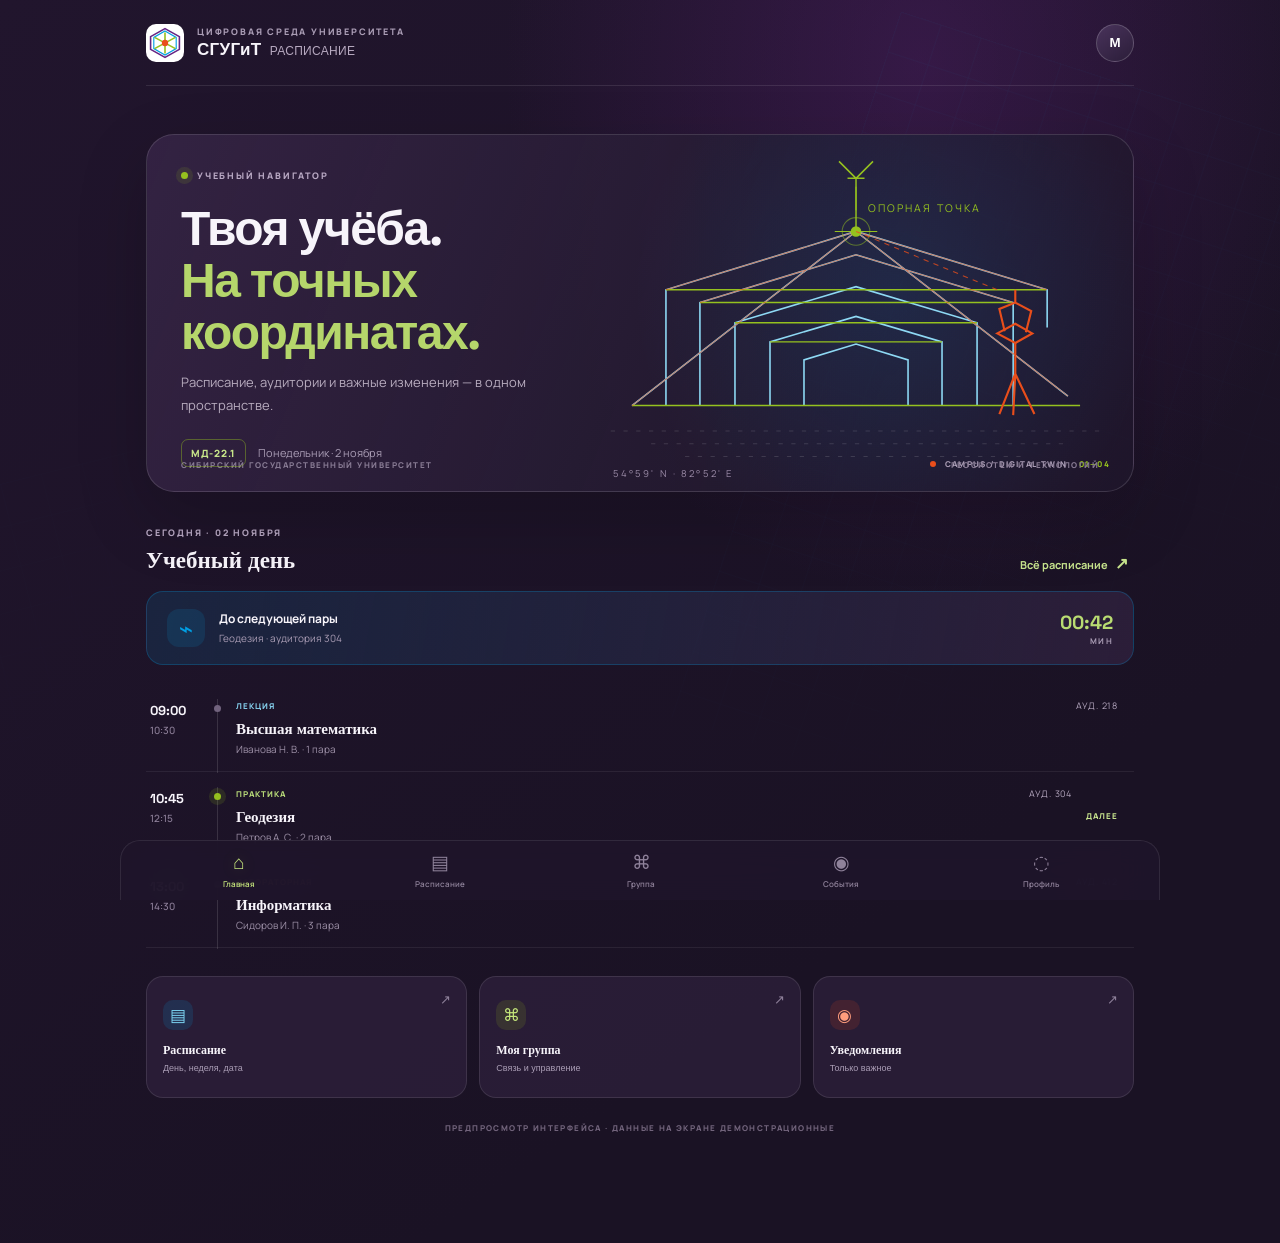
<file: miniapp/index.html>
<!doctype html>
<html lang="ru">
<head>
  <meta charset="UTF-8" />
  <meta name="viewport" content="width=device-width, initial-scale=1, viewport-fit=cover" />
  <meta name="theme-color" content="#21152d" />
  <meta name="description" content="СГУГиТ — расписание и цифровые сервисы университета" />
  <title>СГУГиТ · Расписание</title>
  <link rel="preconnect" href="https://fonts.googleapis.com">
  <link rel="preconnect" href="https://fonts.gstatic.com" crossorigin>
  <link href="https://fonts.googleapis.com/css2?family=Manrope:wght@400;500;600;700;800&family=Space+Grotesk:wght@500;600;700&display=swap" rel="stylesheet">
  <link rel="stylesheet" href="./styles.css" />
  <script src="https://telegram.org/js/telegram-web-app.js"></script>
</head>
<body>
  <div class="blueprint blueprint-a" aria-hidden="true"></div>
  <div class="blueprint blueprint-b" aria-hidden="true"></div>
  <div class="app-shell">
    <header class="topbar">
      <div class="brand">
        <span class="brand-mark" aria-hidden="true"><svg viewBox="0 0 40 40"><path d="M20 2 38 12v16L20 38 2 28V12L20 2Z" fill="none" stroke="#662483" stroke-width="2"/><path d="M20 5 34 13v14L20 35 6 27V13L20 5Z" fill="none" stroke="#009fe3" stroke-width="1.4"/><path d="M20 7v26M7 13l26 14M33 13 7 27" stroke="#95c11f" stroke-width="2"/><circle cx="20" cy="20" r="4" fill="#e94e1b"/></svg></span>
        <div><div class="brand-kicker">ЦИФРОВАЯ СРЕДА УНИВЕРСИТЕТА</div><div class="brand-name">СГУГиТ <span>РАСПИСАНИЕ</span></div></div>
      </div>
      <button class="avatar" id="profileShortcut" aria-label="Профиль">М</button>
    </header>

    <main>
      <section class="screen active" id="homeScreen">
        <div class="hero">
          <div class="hero-copy">
            <div class="eyebrow"><span class="pulse"></span> УЧЕБНЫЙ НАВИГАТОР</div>
            <h1>Твоя учёба.<br><em>На точных координатах.</em></h1>
            <p class="hero-sub">Расписание, аудитории и важные изменения — в одном пространстве.</p>
            <div class="hero-meta"><span class="tag">МД-22.1</span><span class="muted">Понедельник · 2 ноября</span></div>
          </div>
          <div class="hero-art" aria-hidden="true">
            <svg class="campus-drawing" viewBox="0 0 520 330" fill="none">
              <defs><linearGradient id="facade" x1="80" y1="60" x2="420" y2="300" gradientUnits="userSpaceOnUse"><stop stop-color="#fff" stop-opacity=".2"/><stop offset="1" stop-color="#fff" stop-opacity="0"/></linearGradient></defs>
              <path class="draw-line" d="M48 252 259 88l211 164M80 252V143l179-55 180 55v109M112 252V155l147-45 148 45v97M145 252v-78l114-34 114 34v78M178 252v-60l81-24 81 24v60M210 252v-43l49-15 49 15v43" stroke="#8ed9f4" stroke-width="1.5"/>
              <path class="draw-line delay-1" d="M48 252h422M80 143h358M112 155h294M145 174h228M178 192h162M259 88V38m-8 0h16m-8 0-16-16m16 16 16-16" stroke="#95c11f" stroke-width="1.4"/>
              <path class="draw-line delay-2" d="M48 252 259 88l211 164M80 143l179-55 180 55M112 155l147-45 148 45" stroke="#e94e1b" stroke-opacity=".65" stroke-width="1"/>
              <path d="M28 276h464M66 288h388M98 300h322" stroke="#fff" stroke-opacity=".13" stroke-dasharray="4 8"/>
              <g class="survey-point"><circle cx="259" cy="88" r="5" fill="#95c11f"/><circle cx="259" cy="88" r="13" stroke="#95c11f" stroke-opacity=".5"/><path d="M259 68v-22m-20 42h40" stroke="#95c11f"/></g>
              <g transform="translate(392 184)" stroke="#e94e1b" stroke-width="2" fill="none"><path d="M0 0 17 9 33 0 17 -9 0 0Z"/><path d="M17 9v29M17 38 2 76M17 38l18 38M17 38l-2 39M7 -2l-5 -21 15 -6 15 8 -5 20M17 -29v-12"/></g>
              <path d="M392 143 259 88" stroke="#e94e1b" stroke-dasharray="5 5" opacity=".8"/>
              <text x="270" y="70" fill="#95c11f" font-size="10" letter-spacing="2">ОПОРНАЯ ТОЧКА</text>
              <text x="30" y="319" fill="#9b8ba7" font-size="9" letter-spacing="2">54°59' N  ·  82°52' E</text>
            </svg>
            <div class="art-caption"><span class="art-dot"></span> CAMPUS / DIGITAL TWIN <span>01—04</span></div>
          </div>
          <div class="hero-bottom"><span>СИБИРСКИЙ ГОСУДАРСТВЕННЫЙ УНИВЕРСИТЕТ</span><span>ГЕОСИСТЕМ И ТЕХНОЛОГИЙ</span></div>
        </div>

        <div class="section-head"><div><div class="eyebrow">СЕГОДНЯ · 02 НОЯБРЯ</div><h2>Учебный день</h2></div><button class="text-action" data-screen="scheduleScreen">Всё расписание <span>↗</span></button></div>
        <div class="status-card">
          <div class="status-icon">⌁</div><div class="status-main"><b>До следующей пары</b><span>Геодезия · аудитория 304</span></div><div class="countdown">00:42<span>МИН</span></div>
        </div>
        <div class="lesson-list">
          <article class="lesson"><div class="lesson-time">09:00<small>10:30</small></div><div class="lesson-rail"><i></i></div><div class="lesson-info"><div class="lesson-top"><span class="lesson-type lecture">ЛЕКЦИЯ</span><span class="lesson-room">АУД. 218</span></div><h3>Высшая математика</h3><p>Иванова Н. В. · 1 пара</p></div></article>
          <article class="lesson current"><div class="lesson-time">10:45<small>12:15</small></div><div class="lesson-rail"><i></i></div><div class="lesson-info"><div class="lesson-top"><span class="lesson-type practice">ПРАКТИКА</span><span class="lesson-room">АУД. 304</span></div><h3>Геодезия</h3><p>Петров А. С. · 2 пара</p></div><span class="now-badge">ДАЛЕЕ</span></article>
          <article class="lesson"><div class="lesson-time">13:00<small>14:30</small></div><div class="lesson-rail"><i></i></div><div class="lesson-info"><div class="lesson-top"><span class="lesson-type lab">ЛАБОРАТОРНАЯ</span><span class="lesson-room">АУД. 412</span></div><h3>Информатика</h3><p>Сидоров И. П. · 3 пара</p></div></article>
        </div>
        <div class="quick-grid">
          <button class="quick-tile" data-screen="scheduleScreen"><span class="tile-icon cyan">▤</span><b>Расписание</b><small>День, неделя, дата</small><span class="tile-arrow">↗</span></button>
          <button class="quick-tile" data-screen="groupScreen"><span class="tile-icon lime">⌘</span><b>Моя группа</b><small>Связь и управление</small><span class="tile-arrow">↗</span></button>
          <button class="quick-tile" data-screen="notificationsScreen"><span class="tile-icon orange">◉</span><b>Уведомления</b><small>Только важное</small><span class="tile-arrow">↗</span></button>
        </div>
        <div class="prototype-note">ПРЕДПРОСМОТР ИНТЕРФЕЙСА · ДАННЫЕ НА ЭКРАНЕ ДЕМОНСТРАЦИОННЫЕ</div>
      </section>

      <section class="screen" id="scheduleScreen">
        <div class="page-heading"><div class="eyebrow">УЧЕБНЫЙ МАРШРУТ</div><h1>Расписание</h1><p>Все пары — чётко по времени и аудиториям.</p></div>
        <div class="segmented"><button class="selected">Сегодня</button><button>Завтра</button><button>Неделя</button></div>
        <div class="date-strip"><span>ПН</span><b>02</b><span>ВТ</span><b>03</b><span>СР</span><b>04</b><span>ЧТ</span><b>05</b><span>ПТ</span><b>06</b></div>
        <div class="schedule-summary"><span>МД-22.1</span><span>ЧЁТНАЯ НЕДЕЛЯ</span><span>3 ПАРЫ</span></div>
        <div class="lesson-list expanded">
          <article class="lesson"><div class="lesson-time">09:00<small>10:30</small></div><div class="lesson-rail"><i></i></div><div class="lesson-info"><div class="lesson-top"><span class="lesson-type lecture">ЛЕКЦИЯ</span><span class="lesson-room">218</span></div><h3>Высшая математика</h3><p>Иванова Н. В. · 1 пара</p></div></article>
          <article class="lesson current"><div class="lesson-time">10:45<small>12:15</small></div><div class="lesson-rail"><i></i></div><div class="lesson-info"><div class="lesson-top"><span class="lesson-type practice">ПРАКТИКА</span><span class="lesson-room">304</span></div><h3>Геодезия</h3><p>Петров А. С. · 2 пара</p></div><span class="now-badge">СЛЕДУЮЩАЯ</span></article>
          <article class="lesson"><div class="lesson-time">13:00<small>14:30</small></div><div class="lesson-rail"><i></i></div><div class="lesson-info"><div class="lesson-top"><span class="lesson-type lab">ЛАБОРАТОРНАЯ</span><span class="lesson-room">412</span></div><h3>Информатика</h3><p>Сидоров И. П. · 3 пара</p></div></article>
        </div>
        <div class="empty-state"><span>⌖</span><div><b>Точность важна</b><p>Изменения в расписании группы будут отмечаться прямо здесь.</p></div></div>
      </section>

      <section class="screen" id="groupScreen">
        <div class="page-heading"><div class="eyebrow">ПРОСТРАНСТВО ГРУППЫ</div><h1>Моя группа</h1><p>Управляй тем, как бот работает в общем чате.</p></div>
        <div class="group-identity"><div class="group-symbol">МД</div><div><span>УЧЕБНАЯ ГРУППА</span><h2>МД-22.1</h2><small>Новосибирск · СГУГиТ</small></div><span class="connected">● ПОДКЛЮЧЕНА</span></div>
        <div class="settings-block"><div class="block-title">ПОВЕДЕНИЕ БОТА <span>01 / 03</span></div>
          <div class="setting-row"><div><b>Вечерняя сводка</b><small>Расписание на завтра в 20:00</small></div><button class="toggle on"></button></div>
          <div class="setting-row"><div><b>Закреплять расписание</b><small>Открепить после начала первой пары</small></div><button class="toggle on"></button></div>
          <div class="setting-row"><div><b>Сообщать об изменениях</b><small>Отмена, перенос или новая пара</small></div><button class="toggle on"></button></div>
          <div class="setting-row"><div><b>Умные ответы</b><small>Отвечать на вопросы о расписании</small></div><button class="toggle on"></button></div>
        </div>
        <div class="settings-block"><div class="block-title">ЧИСТОТА ЧАТА <span>02 / 03</span></div>
          <div class="setting-row"><div><b>Удалять команды и ответы</b><small>После завершения срока актуальности</small></div><button class="toggle on"></button></div>
          <div class="setting-row"><div><b>Автоудаление ответов</b><small>Через 5 минут</small></div><button class="toggle on"></button></div>
        </div>
        <div class="permission-card"><div class="permission-symbol">⚑</div><div><b>Права бота</b><p>Для закрепления расписания нужно право закреплять сообщения. Для удаления чужих команд — право удалять сообщения. Приложение покажет, что требуется, и проверит доступные права.</p></div></div>
      </section>

      <section class="screen" id="notificationsScreen">
        <div class="page-heading"><div class="eyebrow">ЦЕНТР СОБЫТИЙ</div><h1>Уведомления</h1><p>Никакого шума. Только то, что действительно важно.</p></div>
        <div class="settings-block"><div class="block-title">МОИ УВЕДОМЛЕНИЯ <span>01 / 02</span></div>
          <div class="setting-row"><div><b>Сводка на завтра</b><small>Каждый день · 20:00</small></div><button class="toggle on"></button></div>
          <div class="setting-row"><div><b>Изменения расписания</b><small>Отмена, перенос, новая пара</small></div><button class="toggle on"></button></div>
          <div class="setting-row"><div><b>Напоминание о паре</b><small>За 15 минут до начала</small></div><button class="toggle"></button></div>
          <div class="setting-row"><div><b>Задания группы</b><small>Новые и изменённые задания</small></div><button class="toggle on"></button></div>
        </div>
        <div class="event-card"><span class="event-mark cyan"></span><div><small>СЕГОДНЯ · 14:12</small><b>Изменение расписания</b><p>Геодезия перенесена на 4 пару.</p></div><span class="event-state">НОВОЕ</span></div>
        <div class="event-card"><span class="event-mark orange"></span><div><small>ВЧЕРА · 20:00</small><b>Сводка на завтра</b><p>Опубликовано расписание на 3 ноября.</p></div></div>
      </section>

      <section class="screen" id="profileScreen">
        <div class="page-heading"><div class="eyebrow">ЛИЧНЫЙ ПРОФИЛЬ</div><h1>Профиль</h1><p>Персональные настройки и режим работы.</p></div>
        <div class="profile-card"><div class="profile-avatar">М</div><div><span>СТУДЕНТ</span><h2>Михаил</h2><p>МД-22.1 · Подгруппа не выбрана</p></div><span class="profile-edit">↗</span></div>
        <div class="settings-block"><div class="block-title">РОЛЬ В ПРИЛОЖЕНИИ <span>02 / 02</span></div>
          <button class="role-choice selected" data-role="student"><span class="role-icon">⌂</span><span><b>Студент</b><small>Расписание, задания, группа</small></span><i>✓</i></button>
          <button class="role-choice" data-role="teacher"><span class="role-icon">⌖</span><span><b>Преподаватель</b><small>Мои пары, свободные аудитории, поиск</small></span><i>○</i></button>
        </div>
        <div class="settings-block"><div class="block-title">О СЕРВИСЕ</div><div class="about-row"><span>Версия интерфейса</span><b>0.1 · Preview</b></div><div class="about-row"><span>Часовой пояс</span><b>Новосибирск</b></div><div class="about-row"><span>Связь с разработчиком</span><b>@YashaAgent</b></div></div>
      </section>

      <section class="screen" id="teacherScreen">
        <div class="page-heading"><div class="eyebrow">КАБИНЕТ ПРЕПОДАВАТЕЛЯ</div><h1>Добрый день.</h1><p>Ваш рабочий день — в одном месте.</p></div>
        <div class="teacher-card"><div class="teacher-monogram">ПА</div><div><span>ПРЕПОДАВАТЕЛЬ</span><h2>Александр Петров</h2><small>Геодезия · СГУГиТ</small></div></div>
        <div class="teacher-actions"><button data-screen="scheduleScreen"><span>▤</span><b>Моё расписание</b><small>Пары на сегодня и неделю</small></button><button><span>⌖</span><b>Свободные аудитории</b><small>Номер, корпус и этаж</small></button><button><span>◎</span><b>Найти преподавателя</b><small>Кто и где сейчас занят</small></button><button data-screen="notificationsScreen"><span>✉</span><b>Поддержка</b><small>Помощь и обратная связь</small></button></div>
        <div class="empty-state"><span>◷</span><div><b>Ближайшая пара</b><p>Демонстрационный экран. Реальное расписание подключим к справочнику после проверки источника данных.</p></div></div>
      </section>
    </main>

    <nav class="bottom-nav" aria-label="Основная навигация">
      <button class="nav-item active" data-screen="homeScreen"><span>⌂</span><small>Главная</small></button>
      <button class="nav-item" data-screen="scheduleScreen"><span>▤</span><small>Расписание</small></button>
      <button class="nav-item" data-screen="groupScreen"><span>⌘</span><small>Группа</small></button>
      <button class="nav-item" data-screen="notificationsScreen"><span>◉</span><small>События</small></button>
      <button class="nav-item" data-screen="profileScreen"><span>◌</span><small>Профиль</small></button>
    </nav>
  </div>
  <div class="toast" id="toast"></div>
  <script src="./app.js"></script>
</body>
</html>
</file>
<file: miniapp/styles.css>
:root{--bg:#21152d;--bg2:#2a1b38;--panel:#30213e;--panel2:#382748;--line:rgba(255,255,255,.1);--text:#f7f4fa;--muted:#aa9db5;--lime:#95c11f;--cyan:#009fe3;--orange:#e94e1b;--violet:#662483;--radius:22px}*{box-sizing:border-box}html{background:var(--bg);scroll-behavior:smooth}body{margin:0;background:radial-gradient(ellipse at 72% 5%,rgba(102,36,131,.33),transparent 32%),linear-gradient(145deg,#21152d,#1a1224 72%);color:var(--text);font-family:Manrope,system-ui,sans-serif;min-height:100vh;overflow-x:hidden}.app-shell{max-width:1040px;margin:0 auto;padding:0 26px 110px;position:relative;z-index:1}.blueprint{position:fixed;pointer-events:none;z-index:0;opacity:.16;background-image:linear-gradient(rgba(0,159,227,.22) 1px,transparent 1px),linear-gradient(90deg,rgba(0,159,227,.22) 1px,transparent 1px);background-size:42px 42px;mask-image:linear-gradient(135deg,black,transparent 72%)}.blueprint-a{width:58vw;height:58vw;right:-18vw;top:12vh;transform:rotate(18deg)}.blueprint-b{width:44vw;height:44vw;left:-24vw;bottom:-18vh;transform:rotate(-14deg);opacity:.08}.topbar{height:86px;display:flex;align-items:center;justify-content:space-between;border-bottom:1px solid var(--line)}.brand{display:flex;align-items:center;gap:13px}.brand-mark{width:38px;height:38px;object-fit:contain;background:#fff;border-radius:10px;padding:3px}.brand-kicker,.eyebrow,.block-title,.hero-bottom,.art-caption,.schedule-summary,.prototype-note{font-size:9px;font-weight:800;letter-spacing:1.8px;color:var(--muted)}.brand-name{font:700 17px 'Space Grotesk',sans-serif;letter-spacing:.3px}.brand-name span{font-weight:500;color:#b7a9c0;margin-left:4px;font-size:12px}.avatar{border:1px solid rgba(255,255,255,.2);background:linear-gradient(145deg,#49335b,#2b1d39);width:38px;height:38px;border-radius:50%;color:#fff;font-weight:800;cursor:pointer}.screen{display:none;padding-top:26px;animation:fade .28s ease}.screen.active{display:block}@keyframes fade{from{opacity:0;transform:translateY(7px)}to{opacity:1;transform:translateY(0)}}.hero{position:relative;min-height:345px;margin-top:22px;padding:34px 34px 24px;border:1px solid rgba(255,255,255,.13);border-radius:28px;overflow:hidden;background:linear-gradient(112deg,rgba(52,35,67,.96),rgba(38,28,51,.82) 55%,rgba(35,26,49,.62));box-shadow:0 26px 70px rgba(0,0,0,.18)}.hero:before{content:"";position:absolute;inset:0;background:radial-gradient(circle at 76% 45%,rgba(0,159,227,.12),transparent 34%),linear-gradient(90deg,transparent 45%,rgba(0,0,0,.08));pointer-events:none}.hero-copy{position:relative;z-index:2;max-width:52%}.eyebrow{display:flex;align-items:center;gap:9px;color:#b9a9c4}.pulse{width:7px;height:7px;background:var(--lime);border-radius:50%;box-shadow:0 0 0 5px rgba(149,193,31,.12);animation:pulse 2s infinite}@keyframes pulse{50%{box-shadow:0 0 0 9px rgba(149,193,31,0)}}h1,h2,h3,p{margin-top:0}.hero h1,.page-heading h1{font:700 clamp(30px,4vw,48px)/1.08 'Space Grotesk',sans-serif;letter-spacing:-1.5px;margin:21px 0 13px}.hero h1 em{font-style:normal;color:#b5d66b}.hero-sub,.page-heading p{color:#b8acbf;font-size:13px;line-height:1.7;max-width:390px}.hero-meta{display:flex;align-items:center;gap:12px;margin-top:23px;font-size:11px}.tag{border:1px solid rgba(149,193,31,.42);color:#c7e58a;border-radius:7px;padding:6px 9px;font-size:10px;font-weight:800;letter-spacing:.7px}.muted{color:var(--muted)}.hero-art{position:absolute;right:0;top:0;width:56%;height:100%;display:flex;align-items:center}.campus-drawing{width:100%;height:auto;overflow:visible}.draw-line{stroke-dasharray:520;stroke-dashoffset:520;animation:draw 3.2s ease forwards}.delay-1{animation-delay:.6s}.delay-2{animation-delay:1.1s}@keyframes draw{to{stroke-dashoffset:0}}.survey-point{animation:survey 3s ease-in-out infinite alternate;transform-origin:259px 88px}@keyframes survey{to{transform:translate(2px,-3px)}}.art-caption{position:absolute;right:23px;bottom:22px;font-size:8px;letter-spacing:1.3px}.art-caption span:last-child{color:var(--lime);margin-left:8px}.art-dot{display:inline-block;width:6px;height:6px;background:var(--orange);border-radius:50%;margin-right:6px}.hero-bottom{position:absolute;left:34px;right:34px;bottom:21px;display:flex;justify-content:space-between;font-size:8px;letter-spacing:1.5px;color:#887b94}.section-head{display:flex;align-items:end;justify-content:space-between;margin:34px 0 16px}.section-head h2{font:600 23px 'Space Grotesk';margin:6px 0 0}.text-action{background:none;border:0;color:#c8e58e;font:700 11px Manrope;cursor:pointer}.text-action span{font-size:16px;margin-left:5px}.status-card{display:flex;align-items:center;gap:14px;padding:17px 20px;border:1px solid rgba(0,159,227,.25);border-radius:17px;background:linear-gradient(100deg,rgba(0,159,227,.12),rgba(48,33,62,.8));margin-bottom:15px}.status-icon{width:38px;height:38px;border-radius:12px;display:grid;place-items:center;color:var(--cyan);background:rgba(0,159,227,.13);font-size:24px}.status-main{display:flex;flex-direction:column;gap:4px;flex:1}.status-main b{font-size:12px}.status-main span{font-size:10px;color:var(--muted)}.countdown{font:700 19px 'Space Grotesk';color:#b9dc72;text-align:right}.countdown span{display:block;font:700 8px Manrope;letter-spacing:1.4px;color:var(--muted)}.lesson-list{position:relative;padding:4px 0}.lesson{display:flex;gap:14px;position:relative;padding:15px 16px 15px 4px;border-bottom:1px solid rgba(255,255,255,.07);align-items:flex-start}.lesson-time{width:49px;flex-shrink:0;font:700 13px 'Space Grotesk';padding-top:3px}.lesson-time small{display:block;color:#8f819b;font:500 10px Manrope;margin-top:4px}.lesson-rail{width:9px;display:flex;justify-content:center;position:relative;align-self:stretch}.lesson-rail:before{content:"";position:absolute;top:0;bottom:-17px;width:1px;background:rgba(255,255,255,.13)}.lesson-rail i{width:7px;height:7px;border-radius:50%;background:#72637e;position:relative;z-index:1;margin-top:6px}.lesson.current .lesson-rail i{background:var(--lime);box-shadow:0 0 0 5px rgba(149,193,31,.14)}.lesson-info{flex:1;min-width:0}.lesson-top{display:flex;justify-content:space-between;gap:10px;align-items:center}.lesson-type{font-size:8px;font-weight:800;letter-spacing:1px}.lecture{color:#83cce9}.practice{color:#b7d978}.lab{color:#f49b7d}.lesson-room{font-size:9px;color:#b5a7bf;letter-spacing:.8px}.lesson h3{font:600 15px 'Space Grotesk';margin:7px 0 4px}.lesson p{font-size:10px;color:#9d90a7;margin:0}.now-badge{font-size:8px;color:#c8e58e;letter-spacing:1px;font-weight:800;align-self:center}.quick-grid{display:grid;grid-template-columns:repeat(3,1fr);gap:12px;margin-top:24px}.quick-tile{position:relative;text-align:left;border:1px solid var(--line);border-radius:17px;background:rgba(48,33,62,.7);padding:16px;color:var(--text);cursor:pointer;min-height:122px;transition:.2s}.quick-tile:hover,.teacher-actions button:hover{transform:translateY(-3px);border-color:rgba(0,159,227,.4)}.tile-icon{display:grid;place-items:center;width:30px;height:30px;border-radius:10px;font-size:17px;margin-bottom:12px}.cyan{color:#7ed7f6;background:rgba(0,159,227,.15)}.lime{color:#c5e77b;background:rgba(149,193,31,.14)}.orange{color:#ff9d7d;background:rgba(233,78,27,.14)}.quick-tile b{display:block;font:600 12px 'Space Grotesk'}.quick-tile small{display:block;color:var(--muted);font-size:9px;margin-top:5px}.tile-arrow{position:absolute;right:15px;top:15px;color:#8f819b}.prototype-note{text-align:center;margin:24px 0 0;font-size:8px;letter-spacing:1.4px;color:#72647c}.page-heading{margin:8px 0 25px}.page-heading h1{margin:9px 0}.page-heading p{margin-bottom:0}.segmented{display:flex;gap:4px;padding:4px;background:#2a1d37;border:1px solid var(--line);border-radius:13px}.segmented button{flex:1;border:0;border-radius:9px;background:transparent;color:#a99cb3;padding:11px;font:700 11px Manrope}.segmented button.selected{background:#493457;color:#fff;box-shadow:0 3px 12px #140d1d}.date-strip{display:flex;align-items:center;justify-content:space-between;padding:20px 5px;color:#95869e}.date-strip span{font-size:8px;letter-spacing:1px}.date-strip b{font:600 13px 'Space Grotesk';color:#e8e1ed;margin-left:-20px}.date-strip b:first-of-type{background:var(--violet);padding:8px 10px;border-radius:9px}.schedule-summary{display:flex;justify-content:space-between;border-top:1px solid var(--line);border-bottom:1px solid var(--line);padding:13px 2px;font-size:8px}.expanded{margin-top:8px}.empty-state{display:flex;align-items:center;gap:14px;padding:17px;border:1px solid rgba(149,193,31,.18);background:rgba(149,193,31,.06);border-radius:15px;margin-top:22px}.empty-state>span{font-size:24px;color:var(--lime)}.empty-state b{font:600 12px 'Space Grotesk'}.empty-state p{font-size:10px;line-height:1.5;color:var(--muted);margin:4px 0 0}.group-identity,.profile-card,.teacher-card{display:flex;align-items:center;gap:15px;padding:19px;border-radius:19px;background:linear-gradient(110deg,#49335a,#2c2038);border:1px solid rgba(255,255,255,.1);margin-bottom:18px}.group-symbol,.profile-avatar,.teacher-monogram{width:51px;height:51px;border-radius:15px;display:grid;place-items:center;background:linear-gradient(145deg,var(--lime),#688d1a);color:#1c1522;font:700 17px 'Space Grotesk'}.group-identity span,.profile-card span,.teacher-card span{display:block;color:#b5d77a;font-size:8px;font-weight:800;letter-spacing:1.4px}.group-identity h2,.profile-card h2,.teacher-card h2{font:700 20px 'Space Grotesk';margin:4px 0}.group-identity small,.profile-card p,.teacher-card small{font-size:10px;color:#b5a8c0;margin:0}.connected{margin-left:auto!important;color:#b9dc72!important;white-space:nowrap}.settings-block{padding:18px 19px;border:1px solid var(--line);border-radius:18px;background:rgba(48,33,62,.7);margin:14px 0}.block-title{display:flex;justify-content:space-between;padding-bottom:13px;border-bottom:1px solid var(--line);font-size:8px}.block-title span{color:#756780}.setting-row{display:flex;align-items:center;justify-content:space-between;gap:15px;padding:15px 0;border-bottom:1px solid rgba(255,255,255,.06)}.setting-row:last-child{border-bottom:0;padding-bottom:2px}.setting-row b{font-size:11px;display:block}.setting-row small{font-size:9px;color:var(--muted);display:block;margin-top:4px}.toggle{width:39px;height:23px;flex-shrink:0;border:0;border-radius:20px;background:#584a62;position:relative;cursor:pointer}.toggle:after{content:"";position:absolute;width:17px;height:17px;left:3px;top:3px;background:#d5ccd9;border-radius:50%;transition:.2s}.toggle.on{background:var(--lime)}.toggle.on:after{left:19px;background:#fff}.permission-card{display:flex;gap:13px;padding:17px;border:1px solid rgba(233,78,27,.23);background:rgba(233,78,27,.07);border-radius:16px;margin-top:18px}.permission-symbol{font-size:22px;color:#f28b69}.permission-card b{font:600 12px 'Space Grotesk'}.permission-card p{font-size:10px;color:#b8aabd;line-height:1.6;margin:5px 0 0}.event-card{display:flex;gap:12px;align-items:flex-start;padding:16px;border-bottom:1px solid var(--line)}.event-mark{width:8px;height:8px;border-radius:50%;margin-top:5px}.event-card div{flex:1}.event-card small{display:block;color:#8f829a;font-size:8px;letter-spacing:1px;margin-bottom:6px}.event-card b{font:600 12px 'Space Grotesk'}.event-card p{font-size:10px;color:var(--muted);margin:4px 0 0}.event-state{font-size:8px;color:#c3e27a;letter-spacing:1px}.profile-avatar{width:56px;height:56px;border-radius:50%;background:linear-gradient(145deg,#009fe3,#3659a3);color:white;font-size:22px}.profile-edit{margin-left:auto;color:#c4e27c;font-size:20px}.role-choice{width:100%;display:flex;align-items:center;gap:12px;background:transparent;border:1px solid transparent;border-bottom:1px solid var(--line);padding:14px 4px;color:var(--text);text-align:left;cursor:pointer}.role-choice:last-child{border-bottom:0}.role-choice.selected{background:rgba(149,193,31,.06);border-color:rgba(149,193,31,.22);border-radius:12px;padding:13px 10px}.role-icon{width:35px;height:35px;border-radius:11px;background:#41304e;display:grid;place-items:center;font-size:19px;color:#b8d979}.role-choice span:nth-child(2){flex:1}.role-choice b,.role-choice small{display:block}.role-choice b{font-size:11px}.role-choice small{font-size:9px;color:var(--muted);margin-top:4px}.role-choice i{font-style:normal;color:var(--lime);font-size:16px}.about-row{display:flex;justify-content:space-between;padding:13px 0;border-bottom:1px solid rgba(255,255,255,.06);font-size:10px;color:var(--muted)}.about-row:last-child{border:0}.about-row b{color:#e8e1ed;font-weight:600}.teacher-monogram{background:linear-gradient(145deg,var(--cyan),#315c9d);color:#fff}.teacher-actions{display:grid;grid-template-columns:1fr 1fr;gap:12px}.teacher-actions button{display:flex;flex-direction:column;align-items:flex-start;text-align:left;padding:17px;background:rgba(48,33,62,.8);border:1px solid var(--line);border-radius:17px;color:#fff;cursor:pointer;transition:.2s}.teacher-actions button>span{font-size:23px;color:#b8dc79;margin-bottom:14px}.teacher-actions b{font:600 12px 'Space Grotesk'}.teacher-actions small{font-size:9px;color:var(--muted);margin-top:5px}.bottom-nav{position:fixed;z-index:10;bottom:0;left:50%;transform:translateX(-50%);width:min(100%,1040px);padding:10px 18px calc(10px + env(safe-area-inset-bottom));display:flex;justify-content:space-around;background:rgba(31,21,42,.93);backdrop-filter:blur(20px);border:1px solid rgba(255,255,255,.09);border-bottom:0;border-radius:20px 20px 0 0}.nav-item{min-width:60px;border:0;background:none;color:#8f829a;display:flex;flex-direction:column;align-items:center;gap:4px;cursor:pointer}.nav-item span{font-size:19px;line-height:22px}.nav-item small{font:600 8px Manrope}.nav-item.active{color:#c6e67d}.nav-item.active span{filter:drop-shadow(0 0 7px rgba(149,193,31,.35))}.toast{position:fixed;z-index:30;bottom:95px;left:50%;transform:translate(-50%,15px);opacity:0;pointer-events:none;background:#f5f1f7;color:#24162f;border-radius:30px;padding:10px 17px;font-size:11px;font-weight:700;box-shadow:0 8px 25px #0005;transition:.2s;white-space:nowrap}.toast.show{opacity:1;transform:translate(-50%,0)}@media(max-width:680px){.app-shell{padding:0 15px 100px}.topbar{height:72px}.brand-mark{width:33px;height:33px}.brand-name{font-size:15px}.brand-name span{font-size:10px}.brand-kicker{font-size:7px;letter-spacing:1.2px}.hero{margin-top:15px;min-height:390px;padding:25px 21px 22px;border-radius:23px}.hero-copy{max-width:100%}.hero h1{font-size:34px;max-width:300px}.hero-sub{max-width:255px;font-size:11px}.hero-art{top:130px;right:-5%;width:83%;height:230px;opacity:.76}.hero-bottom{left:21px;right:21px;font-size:6px;letter-spacing:.8px}.art-caption{right:16px;bottom:17px;font-size:6px}.hero-meta{margin-top:15px}.section-head{margin-top:28px}.section-head h2{font-size:20px}.quick-grid{gap:8px}.quick-tile{padding:12px;min-height:115px}.quick-tile b{font-size:10px}.quick-tile small{font-size:8px}.tile-icon{width:27px;height:27px;margin-bottom:10px}.lesson{gap:10px;padding:14px 5px}.lesson h3{font-size:13px}.lesson-time{width:43px;font-size:12px}.lesson p{font-size:9px}.now-badge{font-size:7px}.status-card{padding:13px}.countdown{font-size:16px}.page-heading h1{font-size:36px}.group-identity{padding:15px}.connected{font-size:7px!important;letter-spacing:.5px}.settings-block{padding:15px}.bottom-nav{padding-left:7px;padding-right:7px}.nav-item{min-width:51px}.date-strip b{margin-left:-12px}.schedule-summary{font-size:7px}}@media(prefers-reduced-motion:reduce){*,*:before,*:after{animation-duration:.01ms!important;animation-iteration-count:1!important;scroll-behavior:auto!important;transition:none!important}}
</file>
